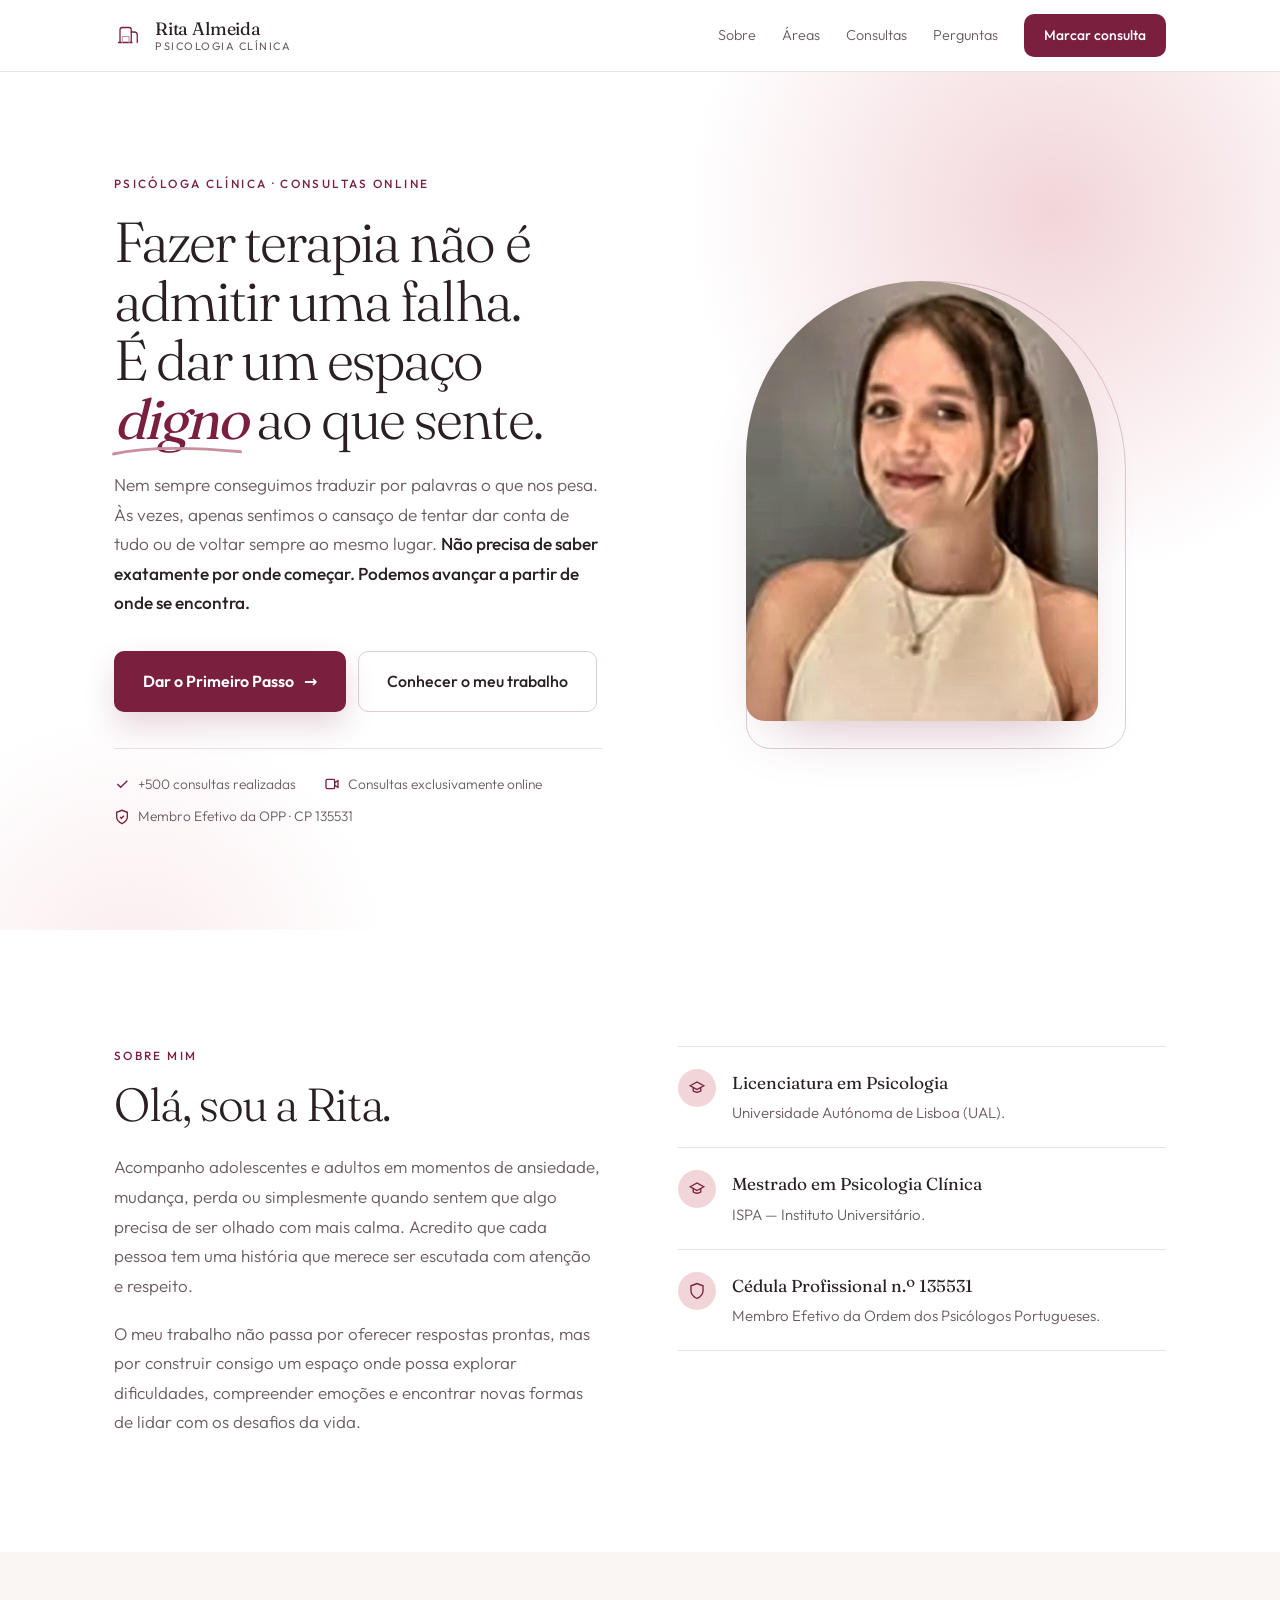
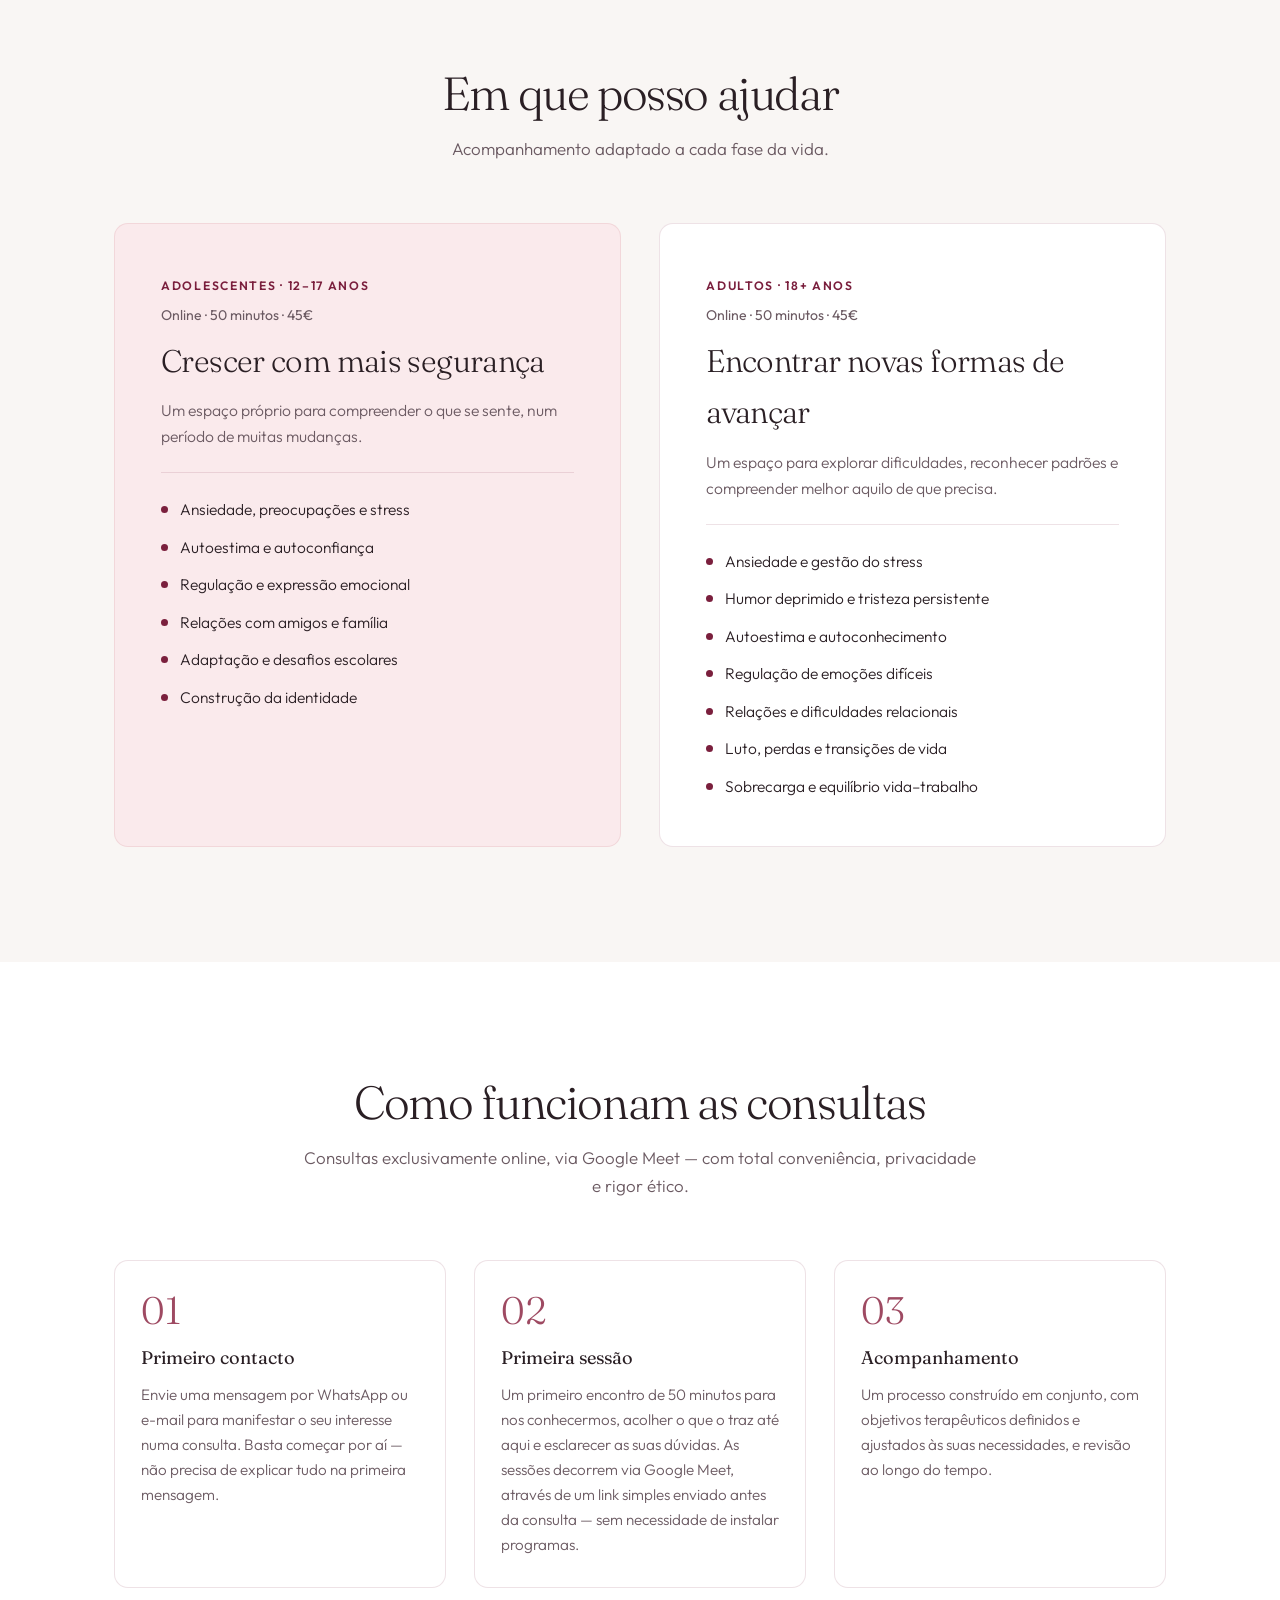
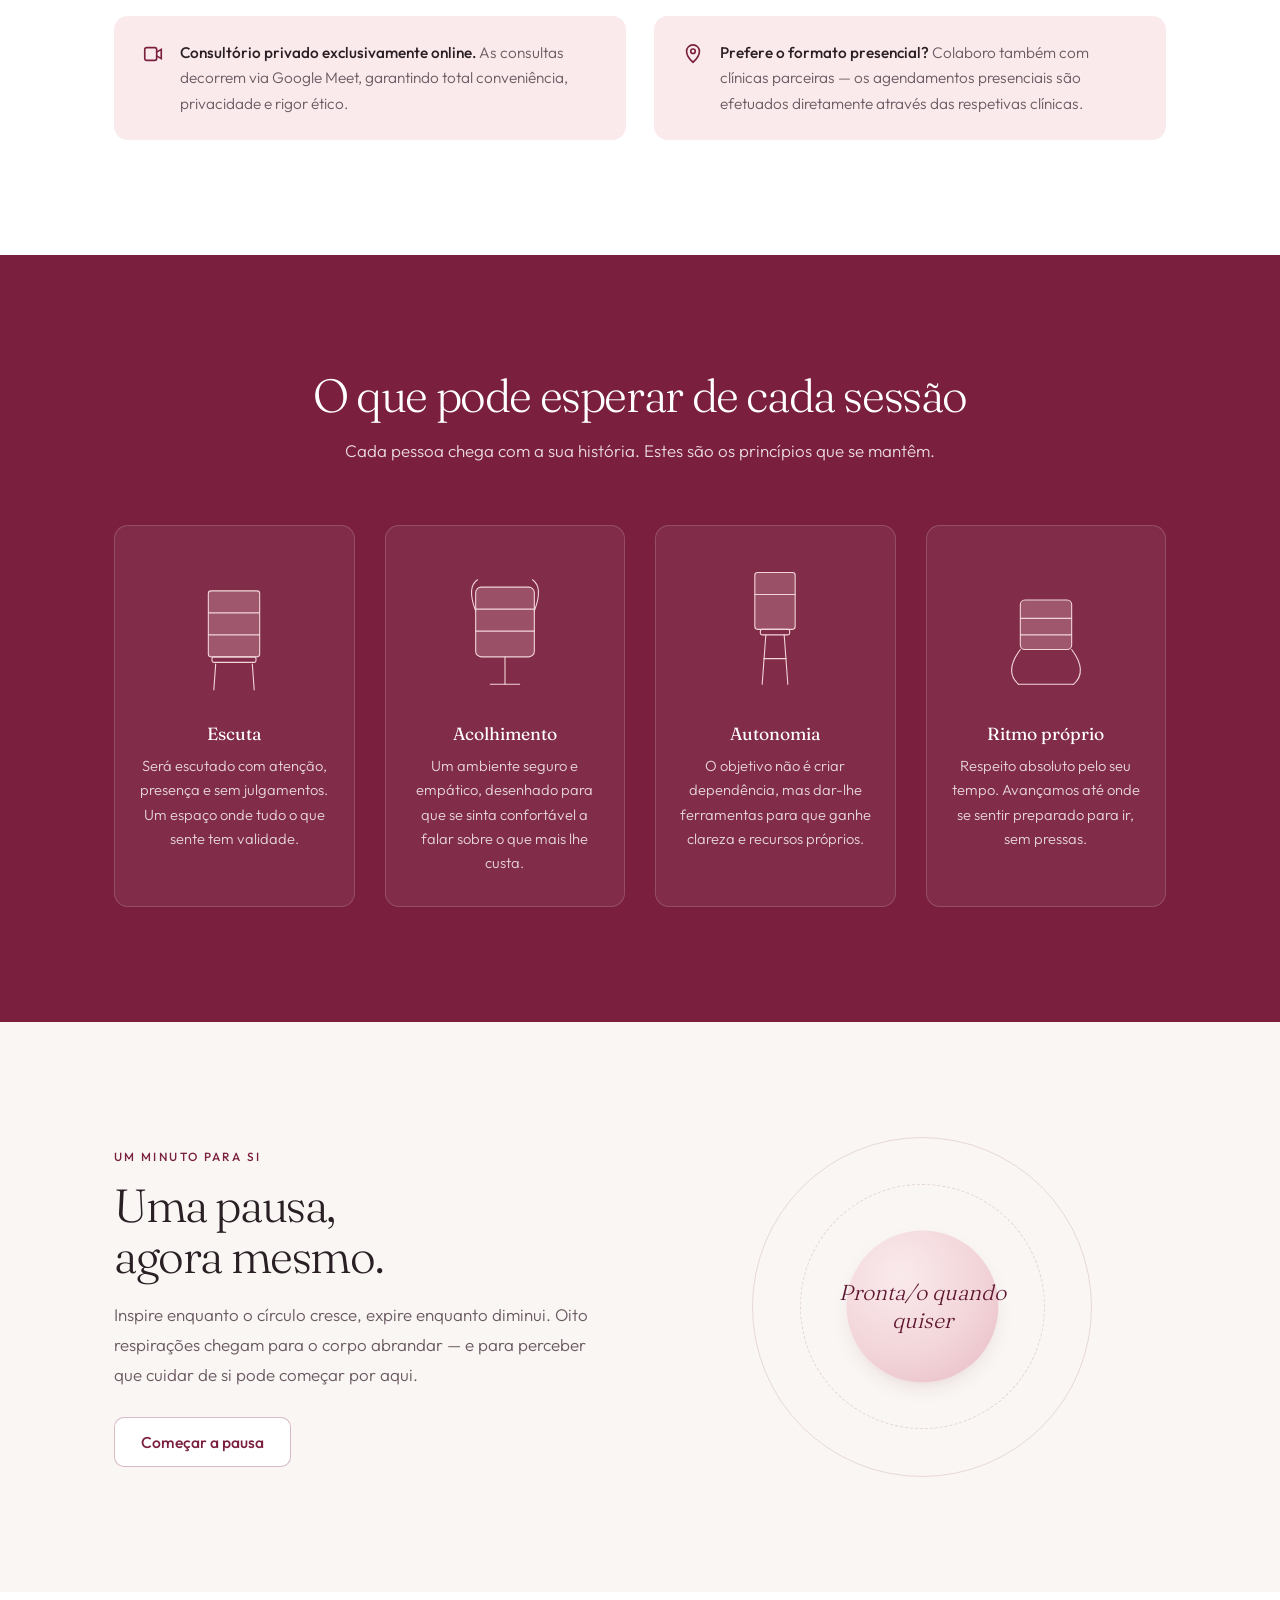
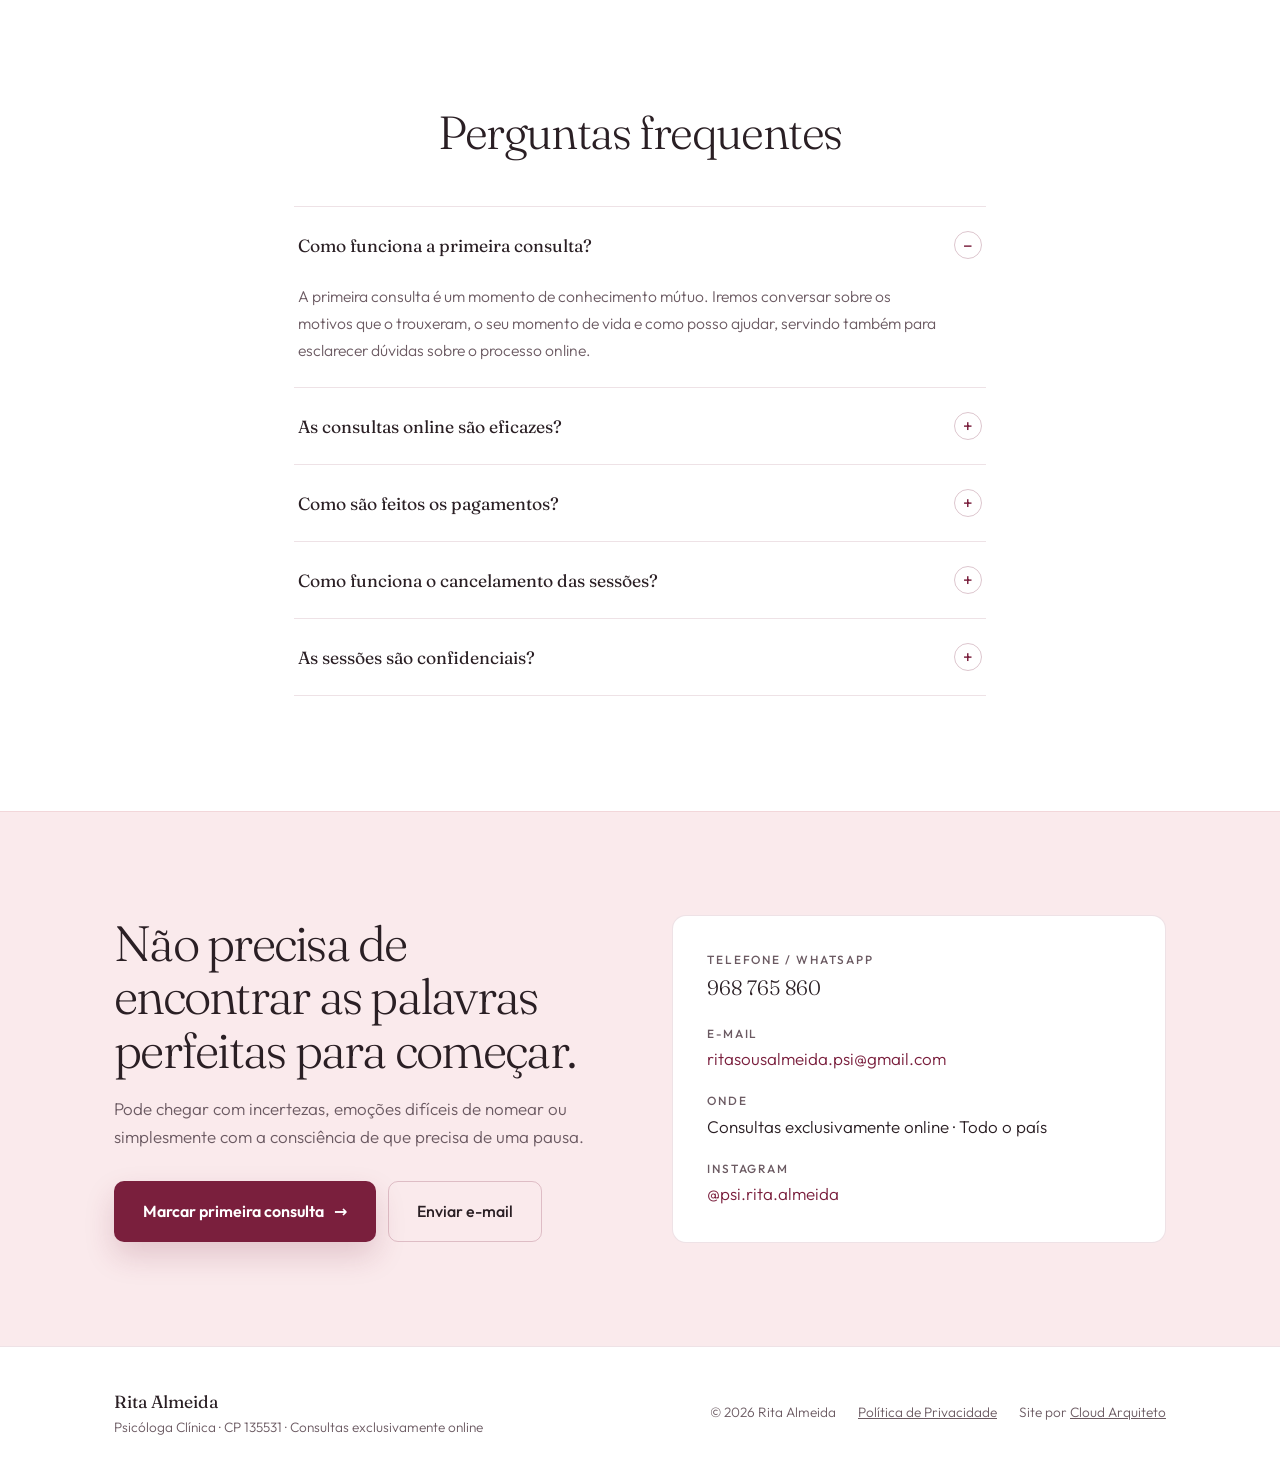
<file: index.html>
<!DOCTYPE html>
<html lang="pt-PT">
<head>
<meta charset="UTF-8">
<meta name="viewport" content="width=device-width, initial-scale=1">
<title>Rita Almeida — Psicóloga Clínica · Consultas Online · CP 135531</title>
<meta name="description" content="Rita Almeida, Psicóloga Clínica (CP 135531). Consultas online para adolescentes (12–17) e adultos. Ansiedade, regulação emocional, luto e relações.">
<link rel="canonical" href="https://psicologa-rita-almeida.pages.dev/">
<meta property="og:type" content="website">
<meta property="og:locale" content="pt_PT">
<meta property="og:site_name" content="Rita Almeida — Psicologia Clínica">
<meta property="og:title" content="Rita Almeida — Psicóloga Clínica · Consultas Online">
<meta property="og:description" content="Consultas online para adolescentes e adultos. Um espaço seguro e sem julgamentos.">
<meta property="og:url" content="https://psicologa-rita-almeida.pages.dev/">
<meta property="og:image" content="https://psicologa-rita-almeida.pages.dev/assets/og-image.jpg">
<meta property="og:image:width" content="1200">
<meta property="og:image:height" content="630">
<meta name="twitter:card" content="summary_large_image">
<meta name="theme-color" content="#7A1F3D">
<link rel="icon" type="image/svg+xml" href="assets/favicon.svg">
<link rel="apple-touch-icon" href="assets/icon-192.png">
<link rel="manifest" href="site.webmanifest">
<link rel="preload" as="image" href="assets/rita-perfil-600.webp" type="image/webp" fetchpriority="high">
<link rel="preload" as="font" type="font/woff2" href="assets/fonts/fraunces-latin.woff2" crossorigin>
<link rel="preload" as="font" type="font/woff2" href="assets/fonts/outfit-latin.woff2" crossorigin>
<link rel="stylesheet" href="assets/fonts/fonts.css">
<style>
:root{--cream:#FFFFFF;--cream-2:#F9F6F4;--rose:#F2D5D9;--rose-soft:#FAEAEC;--bx:#7A1F3D;--bx-deep:#5E1630;--ink:#2A1F24;--ink-soft:#6B5A62;--line:rgba(122,31,61,.13);--fd:'Fraunces',Georgia,serif;--fb:'Outfit',system-ui,sans-serif;--pad:clamp(20px,5vw,72px);--ease:cubic-bezier(.22,1,.36,1)}
*,*::before,*::after{box-sizing:border-box}
html{scroll-behavior:smooth;-webkit-text-size-adjust:100%}
body{margin:0;background:var(--cream);color:var(--ink);font-family:var(--fb);font-weight:300;font-size:17px;line-height:1.65;-webkit-font-smoothing:antialiased;overflow-x:hidden}
h1,h2,h3,p{margin:0}
ul,ol{margin:0;padding:0;list-style:none}
a{color:var(--bx);text-decoration:none}
a:hover{color:var(--bx-deep)}
img,svg{display:block;max-width:100%}
::selection{background:var(--bx);color:#fff}
:focus-visible{outline:2px solid var(--bx);outline-offset:3px;border-radius:3px}
section{scroll-margin-top:84px}
.wrap{max-width:1180px;margin:0 auto;padding-inline:var(--pad)}
.skip{position:absolute;left:-9999px}
.skip:focus{left:12px;top:12px;z-index:100;background:var(--bx);color:#fff;padding:12px 20px;border-radius:6px}
.serif{font-family:var(--fd)}
.eyebrow{display:block;font-size:.74rem;letter-spacing:.2em;text-transform:uppercase;color:var(--bx);font-weight:500;margin-bottom:14px}
.h2{font-family:var(--fd);font-weight:300;font-size:clamp(2rem,3.8vw,2.9rem);letter-spacing:-.03em;line-height:1.1;text-wrap:balance}
.lead{color:var(--ink-soft);font-size:1.06rem;text-wrap:pretty}
.sec{padding:clamp(72px,9vw,120px) 0}
.alt{background:var(--cream-2)}
.head{max-width:40em;margin:0 auto clamp(40px,5vw,60px);text-align:center}
.head .h2{margin-bottom:16px}
.grid{display:grid;gap:clamp(20px,3vw,40px)}
.btn{display:inline-flex;align-items:center;gap:10px;padding:16px 28px;border-radius:10px;font-weight:600;font-size:1rem;transition:.25s var(--ease);border:1px solid transparent;cursor:pointer;font-family:var(--fb)}
.btn-fill{background:var(--bx);color:#fff;box-shadow:0 14px 30px rgba(122,31,61,.18)}
.btn-fill:hover{background:var(--bx-deep);color:#fff;box-shadow:0 18px 38px rgba(122,31,61,.26)}
.btn-line{border-color:rgba(122,31,61,.22);color:var(--ink);font-weight:500}
.btn-line:hover{border-color:var(--bx);color:var(--bx)}
.btns{display:flex;flex-wrap:wrap;gap:12px}

/* nav */
.nav{position:sticky;top:0;z-index:60;background:rgba(255,255,255,.92);backdrop-filter:blur(14px);-webkit-backdrop-filter:blur(14px);border-bottom:1px solid var(--line)}
.nav-in{max-width:1180px;margin:0 auto;padding:14px var(--pad);display:flex;align-items:center;justify-content:space-between;gap:28px}
.brand{display:flex;align-items:center;gap:11px;color:var(--ink)}
.brand-t{display:grid;line-height:1.15}
.brand-t b{font-family:var(--fd);font-weight:400;font-size:1.12rem;letter-spacing:-.01em}
.brand-t span{font-size:.68rem;letter-spacing:.14em;text-transform:uppercase;color:var(--ink-soft);font-weight:400}
.links{display:flex;gap:26px;align-items:center;font-size:.9rem}
.links a{color:var(--ink-soft);padding:4px 0}
.links a:hover{color:var(--ink)}
.links .cta{background:var(--bx);color:#fff;padding:10px 20px;border-radius:10px;font-weight:500;font-size:.87rem}
.links .cta:hover{background:var(--bx-deep);color:#fff}
.burger{display:none;width:46px;height:46px;place-items:center;background:none;border:1px solid rgba(122,31,61,.2);border-radius:10px;cursor:pointer;color:var(--ink)}

/* hero */
.hero{position:relative;overflow:hidden;padding:clamp(48px,8vw,104px) 0}
.orb{position:absolute;border-radius:50%;pointer-events:none;z-index:0;will-change:transform}
.orb-a{top:-28%;right:-12%;width:60vw;max-width:760px;aspect-ratio:1;background:radial-gradient(circle,var(--rose) 0%,rgba(242,213,217,0) 68%);animation:orb 18s ease-in-out infinite}
.orb-b{bottom:-35%;left:-10%;width:42vw;max-width:520px;aspect-ratio:1;background:radial-gradient(circle,rgba(250,234,236,.9) 0%,rgba(250,234,236,0) 70%);animation:orb2 22s ease-in-out infinite}
@keyframes orb{0%,100%{transform:translate(0,0) scale(1)}50%{transform:translate(-50px,40px) scale(1.1)}}
@keyframes orb2{0%,100%{transform:translate(0,0) scale(1)}50%{transform:translate(40px,-30px) scale(1.06)}}
.hero-grid{position:relative;z-index:1;display:grid;grid-template-columns:repeat(auto-fit,minmax(min(100%,400px),1fr));gap:clamp(40px,6vw,84px);align-items:center}
.hero h1{font-family:var(--fd);font-weight:300;font-size:clamp(2.2rem,4.4vw,3.6rem);letter-spacing:-.035em;line-height:1.05;margin-bottom:22px;text-wrap:balance}
.hero h1 em{font-style:italic;color:var(--bx);font-weight:400;position:relative;white-space:nowrap}
.hero h1 em svg{position:absolute;left:-2%;bottom:-.1em;width:104%;height:.24em;overflow:visible}
.hero-lead{font-size:clamp(1.06rem,1.35vw,1.2rem);color:var(--ink-soft);max-width:34em;margin-bottom:34px;line-height:1.7;text-wrap:pretty}
.hero-lead b{color:var(--ink);font-weight:500}
.meta{display:flex;flex-wrap:wrap;gap:10px 28px;margin-top:36px;padding-top:24px;border-top:1px solid var(--line);font-size:.86rem;color:var(--ink-soft)}
.meta span{display:flex;align-items:center;gap:8px}
.photo{justify-self:center;width:100%;max-width:380px;position:relative;padding:14px}
.photo-line{position:absolute;inset:0;border-radius:200px 200px 26px 26px;border:1px solid rgba(122,31,61,.22);transform:translate(14px,14px)}
.photo figure{margin:0;position:relative;aspect-ratio:4/5;border-radius:190px 190px 20px 20px;overflow:hidden;background:var(--rose);box-shadow:0 30px 60px -30px rgba(122,31,61,.35)}
.photo img{width:100%;height:100%;object-fit:cover;object-position:50% 18%;transform:scale(1.12);transform-origin:50% 30%;filter:saturate(.9) contrast(1.04) brightness(1.03) sepia(.12)}
.photo figure::after{content:"";position:absolute;inset:0;background:linear-gradient(180deg,rgba(242,213,217,.38) 0%,rgba(242,213,217,0) 45%,rgba(122,31,61,.10) 100%);mix-blend-mode:multiply;pointer-events:none}

/* sobre */
.two{display:grid;grid-template-columns:repeat(auto-fit,minmax(min(100%,420px),1fr));gap:clamp(40px,6vw,80px);align-items:start}
.about p{color:var(--ink-soft);font-size:1.06rem;line-height:1.75;text-wrap:pretty}
.about p+p{margin-top:18px}
.about .h2{margin-bottom:22px}
.creds li{display:grid;grid-template-columns:auto 1fr;gap:16px;padding:22px 0;border-top:1px solid var(--line)}
.creds li:last-child{border-bottom:1px solid var(--line)}
.ic{width:38px;height:38px;border-radius:50%;background:var(--rose);display:grid;place-items:center}
.creds h3{font-family:var(--fd);font-weight:400;font-size:1.08rem;margin-bottom:4px}
.creds p{font-size:.94rem;color:var(--ink-soft);line-height:1.6}

/* áreas */
.areas{grid-template-columns:repeat(auto-fit,minmax(min(100%,380px),1fr))}
.area{border-radius:14px;padding:clamp(30px,4vw,46px);background:#fff;border:1px solid var(--line)}
.area.rose{background:var(--rose-soft);border-color:rgba(242,213,217,.9)}
.area .age{font-size:.76rem;letter-spacing:.14em;text-transform:uppercase;color:var(--bx);font-weight:600}
.area .price{display:block;font-size:.88rem;color:var(--ink-soft);margin-top:6px;font-weight:400}
.area h3{font-family:var(--fd);font-weight:300;font-size:clamp(1.5rem,2.6vw,1.95rem);letter-spacing:-.02em;margin:8px 0 12px}
.area-intro{color:var(--ink-soft);font-size:.98rem;margin-bottom:24px;padding-bottom:22px;border-bottom:1px solid var(--line)}
.area ul{display:grid;gap:12px;font-size:.97rem}
.area li{display:flex;gap:12px;align-items:baseline}
.area li::before{content:"";width:7px;height:7px;border-radius:50%;background:var(--bx);flex:none;transform:translateY(-2px)}

/* consultas */
.steps{display:grid;grid-template-columns:repeat(auto-fit,minmax(min(100%,260px),1fr));gap:clamp(16px,2.4vw,28px)}
.step{background:#fff;border:1px solid var(--line);border-radius:14px;padding:30px 26px}
.step-n{display:block;font-family:var(--fd);font-size:2.4rem;line-height:1;color:#9E4A62;margin-bottom:14px;font-weight:300}
.step h3{font-family:var(--fd);font-weight:400;font-size:1.14rem;margin-bottom:8px}
.step p{font-size:.95rem;color:var(--ink-soft)}
.notes{margin-top:28px;display:grid;grid-template-columns:repeat(auto-fit,minmax(min(100%,320px),1fr));gap:clamp(16px,2.4vw,28px)}
.note{background:var(--rose-soft);border-radius:14px;padding:24px 28px;display:flex;gap:16px;align-items:flex-start}
.note svg{flex:none;margin-top:3px}
.note p{font-size:.96rem;color:var(--ink-soft)}
.note b{color:var(--ink);font-weight:500}

/* princípios */
.dark{background:var(--bx);color:#fff}
.dark .h2{color:#fff}
.dark .lead{color:rgba(255,255,255,.82)}
.chairs{display:grid;grid-template-columns:repeat(auto-fit,minmax(min(100%,220px),1fr));gap:clamp(16px,2.6vw,30px)}
.chair{text-align:center;padding:30px 20px;border-radius:14px;background:rgba(255,255,255,.06);border:1px solid rgba(255,255,255,.16)}
.chair svg{width:70%;max-width:110px;margin:0 auto 16px;fill:none;stroke:#F2D5D9;stroke-width:1.2;stroke-linecap:round}
.chair h3{font-family:var(--fd);font-weight:400;font-size:1.1rem;margin-bottom:6px}
.chair p{font-size:.92rem;color:rgba(255,255,255,.8)}

/* pausa */
.breath-wrap{display:grid;place-items:center}
.breath{position:relative;width:min(340px,80vw);aspect-ratio:1;display:grid;place-items:center}
.ring{position:absolute;inset:0;border-radius:50%;border:1px solid rgba(122,31,61,.14)}
.ring.in{inset:14%;border-style:dashed;border-color:rgba(122,31,61,.16)}
.bubble{position:absolute;inset:14%;border-radius:50%;background:radial-gradient(circle at 35% 30%,#FAEAEC 0%,#F2D5D9 55%,#E7B9C3 100%);box-shadow:0 14px 40px -20px rgba(122,31,61,.25);transform:scale(.62);transition:transform 4s cubic-bezier(.45,0,.55,1),box-shadow 4s ease-in-out}
.bubble.big{transform:scale(1);box-shadow:0 30px 80px -20px rgba(122,31,61,.35)}
.bubble.small{transform:scale(.55)}
.breath-label{position:relative;font-family:var(--fd);font-style:italic;font-size:1.35rem;color:var(--bx-deep);text-align:center;max-width:9em;line-height:1.3}
.btn-soft{padding:14px 26px;border-color:rgba(122,31,61,.3);background:var(--cream);color:var(--bx);font-weight:500;font-size:.98rem}
.btn-soft:hover{border-color:var(--bx);background:#fff}

/* faq */
.faq{max-width:820px;margin:0 auto;padding-inline:var(--pad)}
.faq .h2{text-align:center;margin-bottom:clamp(32px,4vw,48px)}
.faq-list{border-top:1px solid var(--line)}
.faq-item{border-bottom:1px solid var(--line)}
.faq-item h3{margin:0}
.faq-q{width:100%;background:none;border:none;padding:24px 4px;display:flex;justify-content:space-between;align-items:center;gap:18px;text-align:left;cursor:pointer;font-family:var(--fd);font-size:1.1rem;font-weight:400;color:var(--ink)}
.faq-q:hover{color:var(--bx)}
.faq-q i{flex:none;width:28px;height:28px;border-radius:50%;border:1px solid rgba(122,31,61,.25);display:grid;place-items:center;color:var(--bx);font-style:normal;font-family:var(--fb);font-size:1.1rem;line-height:1}
.faq-q[aria-expanded="true"] i::before{content:"−"}
.faq-q[aria-expanded="false"] i::before{content:"+"}
.faq-a{padding:0 48px 24px 4px;font-size:.98rem;color:var(--ink-soft);line-height:1.7;text-wrap:pretty}

/* contacto */
.contact{background:var(--rose-soft);border-top:1px solid rgba(242,213,217,.9)}
.contact-in{padding-block:clamp(64px,8vw,108px);display:grid;grid-template-columns:repeat(auto-fit,minmax(min(100%,380px),1fr));gap:clamp(36px,5vw,72px);align-items:center}
.contact h2{font-family:var(--fd);font-weight:300;font-size:clamp(2rem,4vw,3.1rem);letter-spacing:-.035em;line-height:1.08;margin-bottom:18px;text-wrap:balance}
.contact .lead{max-width:30em;margin-bottom:30px}
.card{margin:0;background:#fff;border:1px solid var(--line);border-radius:14px;padding:clamp(24px,3vw,34px);display:grid;gap:18px}
.card dt{font-size:.74rem;letter-spacing:.16em;text-transform:uppercase;color:var(--ink-soft);font-weight:500;margin-bottom:2px}
.card dd{margin:0;overflow-wrap:anywhere;color:var(--ink)}
.card .tel{font-family:var(--fd);font-size:1.3rem;color:var(--ink)}
.card .tel:hover{color:var(--bx)}

/* footer */
footer{padding:40px 0 32px;border-top:1px solid var(--line)}
.foot{display:flex;justify-content:space-between;align-items:center;flex-wrap:wrap;gap:16px 32px;font-size:.85rem;color:var(--ink-soft)}
.foot b{display:block;font-family:var(--fd);font-weight:400;font-size:1.1rem;color:var(--ink)}
.foot-r{display:flex;flex-wrap:wrap;gap:8px 22px;align-items:center}
.foot a{color:var(--ink-soft);text-decoration:underline}
.foot a:hover{color:var(--bx)}

/* mobile nav */
@media (max-width:759px){
  .burger{display:grid}
  .links{display:none;position:absolute;top:100%;left:0;right:0;background:var(--cream);flex-direction:column;align-items:stretch;gap:0;padding:4px var(--pad) 20px;border-bottom:1px solid var(--line);font-size:1.05rem}
  .links.open{display:flex}
  .links a{color:var(--ink);padding:14px 0;border-bottom:1px solid rgba(122,31,61,.1)}
  .links .cta{margin-top:16px;padding:15px 20px;text-align:center;border:none;font-size:1rem}
}

/* motion */
.js .rv{opacity:0;transform:translateY(26px);transition:opacity 1s var(--ease),transform 1s var(--ease);transition-delay:var(--d,0ms)}
.js .rv.in{opacity:1;transform:none}
.draw{stroke-dasharray:1;stroke-dashoffset:0}
.js .draw{stroke-dashoffset:1;transition:stroke-dashoffset 1.3s var(--ease) .9s}
.js .draw.in{stroke-dashoffset:0}
@media (prefers-reduced-motion:reduce){
  html{scroll-behavior:auto}
  .orb{animation:none}
  .js .rv{opacity:1;transform:none;transition:none}
  .js .draw{stroke-dashoffset:0;transition:none}
  .bubble{transition:none}
}
</style>
<script>document.documentElement.classList.add('js')</script>
<script type="application/ld+json">
{"@context":"https://schema.org","@type":"MedicalBusiness","name":"Rita Almeida — Psicóloga Clínica","description":"Consultas de psicologia clínica exclusivamente online para adolescentes (12–17) e adultos.","url":"https://psicologa-rita-almeida.pages.dev/","image":"https://psicologa-rita-almeida.pages.dev/assets/og-image.jpg","telephone":"+351968765860","email":"ritasousalmeida.psi@gmail.com","areaServed":{"@type":"Country","name":"Portugal"},"founder":{"@type":"Person","name":"Rita Almeida","jobTitle":"Psicóloga Clínica","identifier":"CP 135531"},"sameAs":["https://www.instagram.com/psi.rita.almeida/"]}
</script>
<script type="application/ld+json">
{"@context":"https://schema.org","@type":"FAQPage","mainEntity":[
{"@type":"Question","name":"Como funciona a primeira consulta?","acceptedAnswer":{"@type":"Answer","text":"A primeira consulta é um momento de conhecimento mútuo. Iremos conversar sobre os motivos que o trouxeram, o seu momento de vida e como posso ajudar, servindo também para esclarecer dúvidas sobre o processo online."}},
{"@type":"Question","name":"As consultas online são eficazes?","acceptedAnswer":{"@type":"Answer","text":"Sim. A evidência científica demonstra que têm uma eficácia equivalente à presencial, permitindo-lhe fazer as sessões com total privacidade, conforto e rigor ético, sem custos extra ou tempos de deslocação."}},
{"@type":"Question","name":"Como são feitos os pagamentos?","acceptedAnswer":{"@type":"Answer","text":"O pagamento é efetuado por MB WAY ou transferência bancária, de acordo com as indicações enviadas no momento da marcação."}},
{"@type":"Question","name":"Como funciona o cancelamento das sessões?","acceptedAnswer":{"@type":"Answer","text":"Caso precise de remarcar ou cancelar, peço que o faça com pelo menos 24 horas de antecedência, de forma a permitir gerir a agenda e disponibilizar o horário a outra pessoa. As sessões desmarcadas com menos de 24 horas de antecedência ou a não comparência implicam a cobrança do valor da consulta."}},
{"@type":"Question","name":"As sessões são confidenciais?","acceptedAnswer":{"@type":"Answer","text":"Sim, absolutamente. Todas as sessões são estritamente confidenciais, em cumprimento do Código Deontológico da Ordem dos Psicólogos Portugueses. No acompanhamento de adolescentes, o espaço do jovem é estritamente confidencial; o sigilo apenas poderá ser quebrado em situações excecionais, onde a segurança e o bem-estar físico ou emocional do próprio ou de terceiros estejam em risco iminente, sendo o adolescente informado antes de qualquer comunicação à família."}}]}
</script>
</head>
<body>
<a href="#conteudo" class="skip">Saltar para o conteúdo</a>

<header class="nav">
  <div class="nav-in">
    <a href="#topo" class="brand">
      <svg width="30" height="30" viewBox="0 0 40 40" fill="none" aria-hidden="true"><path d="M8 30V13a3 3 0 0 1 3-3h9a3 3 0 0 1 3 3v17" stroke="#7A1F3D" stroke-width="1.7" stroke-linecap="round"/><path d="M23 16h4a4 4 0 0 1 4 4v10" stroke="#7A1F3D" stroke-width="1.7" stroke-linecap="round"/><path d="M6 30h18" stroke="#7A1F3D" stroke-width="1.7" stroke-linecap="round"/><path d="M11 30v-8h9v8" stroke="#C8909F" stroke-width="1.4" stroke-linecap="round"/></svg>
      <span class="brand-t"><b>Rita Almeida</b><span>Psicologia Clínica</span></span>
    </a>
    <button class="burger" id="burger" aria-label="Abrir menu" aria-expanded="false" aria-controls="links"><svg width="20" height="14" viewBox="0 0 20 14" aria-hidden="true"><path d="M0 1h20M0 7h20M0 13h20" stroke="currentColor" stroke-width="1.6" stroke-linecap="round"/></svg></button>
    <nav aria-label="Navegação principal" class="links" id="links">
      <a href="#sobre">Sobre</a>
      <a href="#areas">Áreas</a>
      <a href="#consultas">Consultas</a>
      <a href="#faq">Perguntas</a>
      <a href="#contacto" class="cta">Marcar consulta</a>
    </nav>
  </div>
</header>

<main id="conteudo">
<section class="hero" id="topo" aria-label="Apresentação">
  <div class="orb orb-a" aria-hidden="true"></div>
  <div class="orb orb-b" aria-hidden="true"></div>
  <div class="wrap hero-grid">
    <div>
      <span class="eyebrow rv" style="--d:150ms;margin-bottom:18px">Psicóloga Clínica · Consultas online</span>
      <h1 class="rv" style="--d:270ms">Fazer terapia não é admitir uma falha. É dar um espaço <em>digno<svg aria-hidden="true" viewBox="0 0 200 12" preserveAspectRatio="none"><path class="draw" d="M3 8 C 55 1, 125 2, 197 6" pathLength="1" fill="none" stroke="#C8909F" stroke-width="2.5" stroke-linecap="round"/></svg></em> ao que sente.</h1>
      <p class="hero-lead rv" style="--d:390ms">Nem sempre conseguimos traduzir por palavras o que nos pesa. Às vezes, apenas sentimos o cansaço de tentar dar conta de tudo ou de voltar sempre ao mesmo lugar. <b>Não precisa de saber exatamente por onde começar. Podemos avançar a partir de onde se encontra.</b></p>
      <div class="btns rv" style="--d:510ms">
        <a href="https://wa.me/351968765860?text=Ol%C3%A1%2C%20Dra.%20Rita.%20Gostaria%20de%20obter%20mais%20informa%C3%A7%C3%B5es%20sobre%20as%20suas%20consultas%2C%20por%20favor.%20Obrigada%20%3A%29" target="_blank" rel="noopener noreferrer" class="btn btn-fill">Dar o Primeiro Passo <span aria-hidden="true">→</span></a>
        <a href="#sobre" class="btn btn-line">Conhecer o meu trabalho</a>
      </div>
      <div class="meta rv" style="--d:630ms">
        <span><svg width="16" height="16" viewBox="0 0 24 24" fill="none" stroke="#7A1F3D" stroke-width="2" aria-hidden="true"><path d="M5 12l5 5L20 7"/></svg>+500 consultas realizadas</span>
        <span><svg width="16" height="16" viewBox="0 0 24 24" fill="none" stroke="#7A1F3D" stroke-width="2" aria-hidden="true"><rect x="3" y="5" width="13" height="14" rx="2"/><path d="M16 10l5-3v10l-5-3"/></svg>Consultas exclusivamente online</span>
        <span><svg width="16" height="16" viewBox="0 0 24 24" fill="none" stroke="#7A1F3D" stroke-width="2" aria-hidden="true"><path d="M12 22s8-4 8-10V5l-8-3-8 3v7c0 6 8 10 8 10z"/><path d="M9 12l2 2 4-4"/></svg>Membro Efetivo da OPP · CP 135531</span>
      </div>
    </div>
    <div class="photo rv" style="--d:390ms">
      <div class="photo-line" aria-hidden="true"></div>
      <figure>
        <picture>
          <source srcset="assets/rita-perfil-300.webp 300w, assets/rita-perfil-600.webp 600w" sizes="(max-width:760px) 90vw, 380px" type="image/webp">
          <img src="assets/rita-perfil-600.jpg" srcset="assets/rita-perfil-300.jpg 300w, assets/rita-perfil-600.jpg 600w" sizes="(max-width:760px) 90vw, 380px" alt="Rita Almeida, psicóloga clínica" width="380" height="475" fetchpriority="high" decoding="async">
        </picture>
      </figure>
    </div>
  </div>
</section>

<section class="sec" id="sobre" aria-labelledby="sobre-t">
  <div class="wrap two">
    <div class="about">
      <span class="eyebrow">Sobre mim</span>
      <h2 class="h2 rv" id="sobre-t">Olá, sou a Rita.</h2>
      <p class="rv">Acompanho adolescentes e adultos em momentos de ansiedade, mudança, perda ou simplesmente quando sentem que algo precisa de ser olhado com mais calma. Acredito que cada pessoa tem uma história que merece ser escutada com atenção e respeito.</p>
      <p class="rv" style="--d:90ms">O meu trabalho não passa por oferecer respostas prontas, mas por construir consigo um espaço onde possa explorar dificuldades, compreender emoções e encontrar novas formas de lidar com os desafios da vida.</p>
    </div>
    <ul class="creds" aria-label="Formação e experiência">
      <li class="rv"><span class="ic" aria-hidden="true"><svg width="18" height="18" viewBox="0 0 24 24" fill="none" stroke="#7A1F3D" stroke-width="1.8"><path d="M3 9l9-5 9 5-9 5-9-5z"/><path d="M7 11v5c3 2 7 2 10 0v-5"/></svg></span><div><h3>Licenciatura em Psicologia</h3><p>Universidade Autónoma de Lisboa (UAL).</p></div></li>
      <li class="rv" style="--d:90ms"><span class="ic" aria-hidden="true"><svg width="18" height="18" viewBox="0 0 24 24" fill="none" stroke="#7A1F3D" stroke-width="1.8"><path d="M3 9l9-5 9 5-9 5-9-5z"/><path d="M7 11v5c3 2 7 2 10 0v-5"/></svg></span><div><h3>Mestrado em Psicologia Clínica</h3><p>ISPA — Instituto Universitário.</p></div></li>
      <li class="rv" style="--d:180ms"><span class="ic" aria-hidden="true"><svg width="18" height="18" viewBox="0 0 24 24" fill="none" stroke="#7A1F3D" stroke-width="1.8"><path d="M12 22s8-4 8-10V5l-8-3-8 3v7c0 6 8 10 8 10z"/></svg></span><div><h3>Cédula Profissional n.º 135531</h3><p>Membro Efetivo da Ordem dos Psicólogos Portugueses.</p></div></li>
    </ul>
  </div>
</section>

<section class="sec alt" id="areas" aria-labelledby="areas-t">
  <div class="wrap">
    <div class="head"><h2 class="h2 rv" id="areas-t">Em que posso ajudar</h2><p class="lead">Acompanhamento adaptado a cada fase da vida.</p></div>
    <div class="grid areas">
      <article class="area rose rv">
        <span class="age">Adolescentes · 12–17 anos</span>
        <span class="price">Online · 50 minutos · 45€</span>
        <h3>Crescer com mais segurança</h3>
        <p class="area-intro">Um espaço próprio para compreender o que se sente, num período de muitas mudanças.</p>
        <ul><li>Ansiedade, preocupações e stress</li><li>Autoestima e autoconfiança</li><li>Regulação e expressão emocional</li><li>Relações com amigos e família</li><li>Adaptação e desafios escolares</li><li>Construção da identidade</li></ul>
      </article>
      <article class="area rv" style="--d:90ms">
        <span class="age">Adultos · 18+ anos</span>
        <span class="price">Online · 50 minutos · 45€</span>
        <h3>Encontrar novas formas de avançar</h3>
        <p class="area-intro">Um espaço para explorar dificuldades, reconhecer padrões e compreender melhor aquilo de que precisa.</p>
        <ul><li>Ansiedade e gestão do stress</li><li>Humor deprimido e tristeza persistente</li><li>Autoestima e autoconhecimento</li><li>Regulação de emoções difíceis</li><li>Relações e dificuldades relacionais</li><li>Luto, perdas e transições de vida</li><li>Sobrecarga e equilíbrio vida–trabalho</li></ul>
      </article>
    </div>
  </div>
</section>

<section class="sec" id="consultas" aria-labelledby="cons-t">
  <div class="wrap">
    <div class="head"><h2 class="h2 rv" id="cons-t">Como funcionam as consultas</h2><p class="lead">Consultas exclusivamente online, via Google Meet — com total conveniência, privacidade e rigor ético.</p></div>
    <ol class="steps">
      <li class="step rv"><span class="step-n">01</span><h3>Primeiro contacto</h3><p>Envie uma mensagem por WhatsApp ou e-mail para manifestar o seu interesse numa consulta. Basta começar por aí — não precisa de explicar tudo na primeira mensagem.</p></li>
      <li class="step rv" style="--d:90ms"><span class="step-n">02</span><h3>Primeira sessão</h3><p>Um primeiro encontro de 50 minutos para nos conhecermos, acolher o que o traz até aqui e esclarecer as suas dúvidas. As sessões decorrem via Google Meet, através de um link simples enviado antes da consulta — sem necessidade de instalar programas.</p></li>
      <li class="step rv" style="--d:180ms"><span class="step-n">03</span><h3>Acompanhamento</h3><p>Um processo construído em conjunto, com objetivos terapêuticos definidos e ajustados às suas necessidades, e revisão ao longo do tempo.</p></li>
    </ol>
    <div class="notes">
      <div class="note rv"><svg width="22" height="22" viewBox="0 0 24 24" fill="none" stroke="#7A1F3D" stroke-width="1.8" aria-hidden="true"><rect x="3" y="5" width="13" height="14" rx="2"/><path d="M16 10l5-3v10l-5-3"/></svg><p><b>Consultório privado exclusivamente online.</b> As consultas decorrem via Google Meet, garantindo total conveniência, privacidade e rigor ético.</p></div>
      <div class="note rv" style="--d:90ms"><svg width="22" height="22" viewBox="0 0 24 24" fill="none" stroke="#7A1F3D" stroke-width="1.8" aria-hidden="true"><path d="M12 21s7-6 7-12a7 7 0 0 0-14 0c0 6 7 12 7 12z"/><circle cx="12" cy="9" r="2.5"/></svg><p><b>Prefere o formato presencial?</b> Colaboro também com clínicas parceiras — os agendamentos presenciais são efetuados diretamente através das respetivas clínicas.</p></div>
    </div>
  </div>
</section>

<section class="sec dark" aria-labelledby="cad-t">
  <div class="wrap">
    <div class="head"><h2 class="h2 rv" id="cad-t">O que pode esperar de cada sessão</h2><p class="lead">Cada pessoa chega com a sua história. Estes são os princípios que se mantêm.</p></div>
    <ul class="chairs">
      <li class="chair rv"><svg viewBox="0 0 120 160" aria-hidden="true"><rect x="32" y="38" width="56" height="72" rx="3" fill="rgba(242,213,217,.25)"/><line x1="32" y1="62" x2="88" y2="62"/><line x1="32" y1="86" x2="88" y2="86"/><rect x="36" y="110" width="48" height="6" rx="2"/><line x1="40" y1="118" x2="38" y2="146"/><line x1="80" y1="118" x2="82" y2="146"/></svg><h3>Escuta</h3><p>Será escutado com atenção, presença e sem julgamentos. Um espaço onde tudo o que sente tem validade.</p></li>
      <li class="chair rv" style="--d:90ms"><svg viewBox="0 0 120 160" aria-hidden="true"><rect x="28" y="34" width="64" height="76" rx="6" fill="rgba(242,213,217,.22)"/><line x1="28" y1="58" x2="92" y2="58"/><line x1="28" y1="82" x2="92" y2="82"/><path d="M28 60 Q18 34 30 26"/><path d="M92 60 Q102 34 90 26"/><line x1="60" y1="110" x2="60" y2="140"/><line x1="44" y1="140" x2="76" y2="140"/></svg><h3>Acolhimento</h3><p>Um ambiente seguro e empático, desenhado para que se sinta confortável a falar sobre o que mais lhe custa.</p></li>
      <li class="chair rv" style="--d:180ms"><svg viewBox="0 0 120 160" aria-hidden="true"><rect x="38" y="18" width="44" height="62" rx="3" fill="rgba(242,213,217,.22)"/><line x1="38" y1="42" x2="82" y2="42"/><rect x="44" y="80" width="32" height="6" rx="2"/><line x1="50" y1="86" x2="46" y2="140"/><line x1="70" y1="86" x2="74" y2="140"/><line x1="48" y1="112" x2="72" y2="112"/></svg><h3>Autonomia</h3><p>O objetivo não é criar dependência, mas dar-lhe ferramentas para que ganhe clareza e recursos próprios.</p></li>
      <li class="chair rv" style="--d:270ms"><svg viewBox="0 0 120 160" aria-hidden="true"><rect x="32" y="48" width="56" height="54" rx="5" fill="rgba(242,213,217,.25)"/><line x1="32" y1="68" x2="88" y2="68"/><line x1="32" y1="86" x2="88" y2="86"/><path d="M32 102 Q14 126 30 140"/><path d="M88 102 Q106 126 90 140"/><line x1="30" y1="140" x2="90" y2="140"/></svg><h3>Ritmo próprio</h3><p>Respeito absoluto pelo seu tempo. Avançamos até onde se sentir preparado para ir, sem pressas.</p></li>
    </ul>
  </div>
</section>

<section class="sec alt" id="pausa" aria-labelledby="pausa-t" style="overflow:hidden">
  <div class="wrap two" style="align-items:center">
    <div>
      <span class="eyebrow">Um minuto para si</span>
      <h2 class="h2 rv" id="pausa-t" style="margin-bottom:18px">Uma pausa, agora mesmo.</h2>
      <p class="lead rv" style="line-height:1.75;max-width:30em;margin-bottom:28px">Inspire enquanto o círculo cresce, expire enquanto diminui. Oito respirações chegam para o corpo abrandar — e para perceber que cuidar de si pode começar por aqui.</p>
      <button type="button" class="btn btn-soft rv" id="breathBtn" aria-pressed="false">Começar a pausa</button>
    </div>
    <div class="breath-wrap">
      <div class="breath">
        <div class="ring" aria-hidden="true"></div>
        <div class="ring in" aria-hidden="true"></div>
        <div class="bubble" id="bubble" aria-hidden="true"></div>
        <p class="breath-label" id="breathLabel" aria-live="polite">Pronta/o quando quiser</p>
      </div>
    </div>
  </div>
</section>

<section class="sec" id="faq" aria-labelledby="faq-t">
  <div class="faq">
    <h2 class="h2 rv" id="faq-t">Perguntas frequentes</h2>
    <div class="faq-list">
      <div class="faq-item"><h3><button type="button" class="faq-q" aria-expanded="true" aria-controls="fa0"><span>Como funciona a primeira consulta?</span><i aria-hidden="true"></i></button></h3><p class="faq-a" id="fa0">A primeira consulta é um momento de conhecimento mútuo. Iremos conversar sobre os motivos que o trouxeram, o seu momento de vida e como posso ajudar, servindo também para esclarecer dúvidas sobre o processo online.</p></div>
      <div class="faq-item"><h3><button type="button" class="faq-q" aria-expanded="false" aria-controls="fa1"><span>As consultas online são eficazes?</span><i aria-hidden="true"></i></button></h3><p class="faq-a" id="fa1" hidden>Sim. A evidência científica demonstra que têm uma eficácia equivalente à presencial, permitindo-lhe fazer as sessões com total privacidade, conforto e rigor ético, sem custos extra ou tempos de deslocação.</p></div>
      <div class="faq-item"><h3><button type="button" class="faq-q" aria-expanded="false" aria-controls="fa2"><span>Como são feitos os pagamentos?</span><i aria-hidden="true"></i></button></h3><p class="faq-a" id="fa2" hidden>O pagamento é efetuado por MB WAY ou transferência bancária, de acordo com as indicações enviadas no momento da marcação.</p></div>
      <div class="faq-item"><h3><button type="button" class="faq-q" aria-expanded="false" aria-controls="fa3"><span>Como funciona o cancelamento das sessões?</span><i aria-hidden="true"></i></button></h3><p class="faq-a" id="fa3" hidden>Caso precise de remarcar ou cancelar, peço que o faça com pelo menos 24 horas de antecedência, de forma a permitir gerir a agenda e disponibilizar o horário a outra pessoa. As sessões desmarcadas com menos de 24 horas de antecedência ou a não comparência implicam a cobrança do valor da consulta.</p></div>
      <div class="faq-item"><h3><button type="button" class="faq-q" aria-expanded="false" aria-controls="fa4"><span>As sessões são confidenciais?</span><i aria-hidden="true"></i></button></h3><p class="faq-a" id="fa4" hidden>Sim, absolutamente. Todas as sessões são estritamente confidenciais, em cumprimento do Código Deontológico da Ordem dos Psicólogos Portugueses. No acompanhamento de adolescentes, o espaço do jovem é estritamente confidencial: o sigilo apenas poderá ser quebrado em situações excecionais, onde a segurança e o bem-estar físico ou emocional do próprio (ou de terceiros) estejam em risco iminente — sendo o adolescente informado antes de qualquer comunicação à família.</p></div>
    </div>
  </div>
</section>

<section class="contact" id="contacto" aria-labelledby="cont-t">
  <div class="wrap contact-in">
    <div>
      <h2 id="cont-t" class="rv">Não precisa de encontrar as palavras perfeitas para começar.</h2>
      <p class="lead rv">Pode chegar com incertezas, emoções difíceis de nomear ou simplesmente com a consciência de que precisa de uma pausa.</p>
      <div class="btns rv" style="--d:90ms">
        <a href="https://wa.me/351968765860?text=Ol%C3%A1%2C%20Dra.%20Rita.%20Gostaria%20de%20obter%20mais%20informa%C3%A7%C3%B5es%20sobre%20as%20suas%20consultas%2C%20por%20favor.%20Obrigada%20%3A%29" target="_blank" rel="noopener noreferrer" class="btn btn-fill">Marcar primeira consulta <span aria-hidden="true">→</span></a>
        <a href="mailto:ritasousalmeida.psi@gmail.com?subject=Marcar%20a%20primeira%20consulta" class="btn btn-line">Enviar e-mail</a>
      </div>
    </div>
    <dl class="card rv">
      <div><dt>Telefone / WhatsApp</dt><dd><a href="tel:+351968765860" class="tel">968 765 860</a></dd></div>
      <div><dt>E-mail</dt><dd><a href="mailto:ritasousalmeida.psi@gmail.com">ritasousalmeida.psi@gmail.com</a></dd></div>
      <div><dt>Onde</dt><dd>Consultas exclusivamente online · Todo o país</dd></div>
      <div><dt>Instagram</dt><dd><a href="https://www.instagram.com/psi.rita.almeida/" target="_blank" rel="noopener noreferrer">@psi.rita.almeida</a></dd></div>
    </dl>
  </div>
</section>
</main>

<footer>
  <div class="wrap foot">
    <div><b>Rita Almeida</b><span>Psicóloga Clínica · CP 135531 · Consultas exclusivamente online</span></div>
    <div class="foot-r">
      <span>© 2026 Rita Almeida</span>
      <a href="/privacidade">Política de Privacidade</a>
      <span>Site por <a href="https://cloudarquiteto.com" target="_blank" rel="noopener noreferrer">Cloud Arquiteto</a></span>
    </div>
  </div>
</footer>

<script>
(function(){
  var burger=document.getElementById('burger'),links=document.getElementById('links');
  burger.addEventListener('click',function(){var o=burger.getAttribute('aria-expanded')==='true';burger.setAttribute('aria-expanded',String(!o));burger.setAttribute('aria-label',o?'Abrir menu':'Fechar menu');links.classList.toggle('open',!o);});
  links.querySelectorAll('a').forEach(function(a){a.addEventListener('click',function(){links.classList.remove('open');burger.setAttribute('aria-expanded','false');burger.setAttribute('aria-label','Abrir menu');});});

  var qs=document.querySelectorAll('.faq-q');
  qs.forEach(function(b){b.addEventListener('click',function(){var open=b.getAttribute('aria-expanded')==='true';qs.forEach(function(o){o.setAttribute('aria-expanded','false');document.getElementById(o.getAttribute('aria-controls')).hidden=true;});if(!open){b.setAttribute('aria-expanded','true');document.getElementById(b.getAttribute('aria-controls')).hidden=false;}});});

  var rv=document.querySelectorAll('.rv, .draw');
  if('IntersectionObserver' in window){
    var io=new IntersectionObserver(function(es){es.forEach(function(e){if(e.isIntersecting){e.target.classList.add('in');io.unobserve(e.target);}});},{threshold:.12,rootMargin:'0px 0px -40px 0px'});
    rv.forEach(function(el){io.observe(el);});
  } else rv.forEach(function(el){el.classList.add('in');});

  var btn=document.getElementById('breathBtn'),bub=document.getElementById('bubble'),lab=document.getElementById('breathLabel'),t=null,phase='idle',count=0;
  function render(){bub.className='bubble'+(phase==='in'?' big':phase==='out'?' small':'');lab.textContent={idle:'Pronta/o quando quiser',in:'Inspire…',out:'Expire…',done:'Obrigada por esta pausa.'}[phase];btn.textContent=t?'Parar':(phase==='done'?'Repetir a pausa':'Começar a pausa');btn.setAttribute('aria-pressed',t?'true':'false');}
  function stop(p){clearInterval(t);t=null;phase=p;render();}
  btn.addEventListener('click',function(){
    if(t) return stop('idle');
    count=0;phase='in';t=setInterval(function(){if(phase==='out'){count++;if(count>=8)return stop('done');phase='in';}else phase='out';render();},4000);render();
  });
})();
</script>
</body>
</html>
</file>
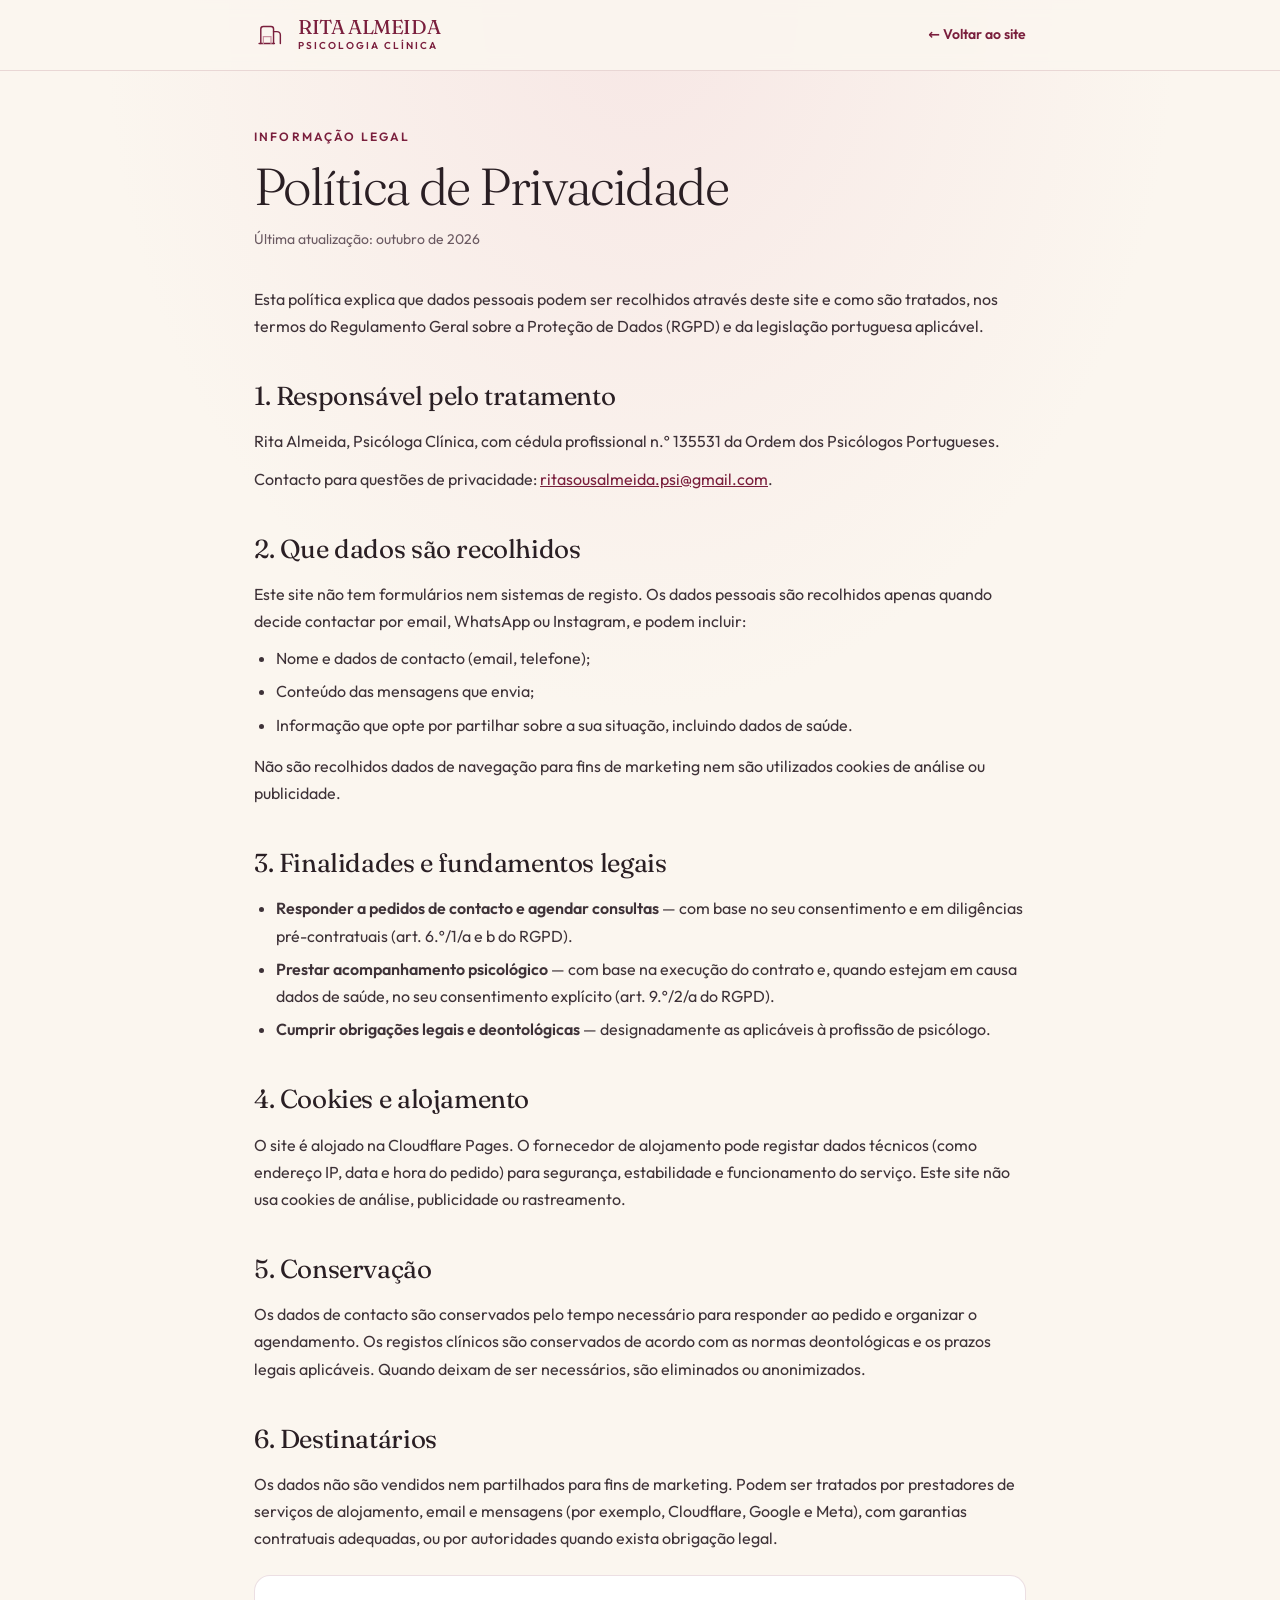
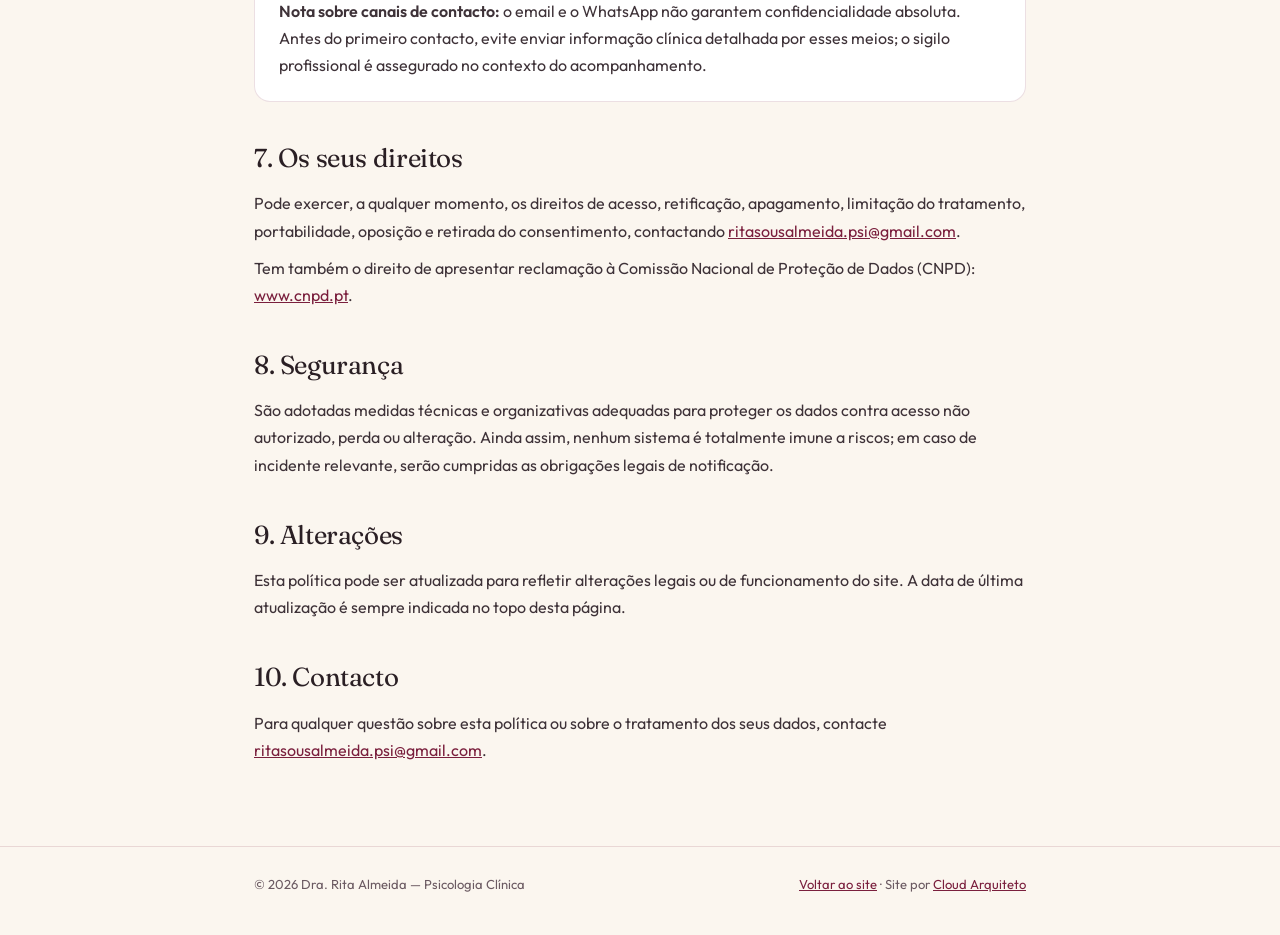
<file: privacidade.html>
<!DOCTYPE html>
<html lang="pt-PT">
<head>
<meta charset="UTF-8">
<meta name="viewport" content="width=device-width, initial-scale=1">
<title>Política de Privacidade · Dra. Rita Almeida</title>
<meta name="description" content="Política de Privacidade do site da Dra. Rita Almeida, Psicóloga Clínica. Informação sobre recolha, tratamento e direitos dos dados pessoais (RGPD).">
<link rel="canonical" href="https://psicologa-rita-almeida.pages.dev/privacidade">
<meta name="theme-color" content="#7A1F3D">
<link rel="icon" type="image/svg+xml" href="/assets/favicon.svg">
<link rel="stylesheet" href="/assets/fonts/fonts.css">
<style>
:root{--cream:#FBF6EF;--rose:#F2D5D9;--bordeaux:#7A1F3D;--ink:#2A1F24;--ink-soft:#6B5A62;--line:rgba(122,31,61,.14);--font-d:'Fraunces',Georgia,serif;--font-b:'Outfit',system-ui,sans-serif}
*{margin:0;padding:0;box-sizing:border-box}
html{scroll-behavior:smooth}
body{background:var(--cream);color:var(--ink);font-family:var(--font-b);line-height:1.7;font-size:16px;background-image:radial-gradient(60% 40% at 50% 0%,rgba(242,213,217,.45),transparent 70%)}
a{color:var(--bordeaux)}
.wrap{max-width:820px;margin:0 auto;padding:0 24px}
header{border-bottom:1px solid var(--line);background:rgba(251,246,239,.86);backdrop-filter:blur(10px);position:sticky;top:0;z-index:10}
.nav{max-width:820px;margin:0 auto;padding:16px 24px;display:flex;align-items:center;justify-content:space-between;gap:16px}
.brand{display:flex;align-items:center;gap:10px;text-decoration:none;color:var(--ink)}
.brand b{font-family:var(--font-d);font-weight:400;font-size:20px;letter-spacing:-.02em;display:block;line-height:1.05}
.brand span{font-size:10px;letter-spacing:.2em;text-transform:uppercase;color:var(--bordeaux);font-weight:600}
.back{font-size:14px;font-weight:600;text-decoration:none;color:var(--bordeaux);white-space:nowrap}
.back:hover{text-decoration:underline}
main{padding:56px 0 72px}
.eyebrow{font-size:12px;letter-spacing:.18em;text-transform:uppercase;color:var(--bordeaux);font-weight:600;margin-bottom:12px}
h1{font-family:var(--font-d);font-weight:300;font-size:clamp(34px,6vw,52px);line-height:1.05;letter-spacing:-.03em;margin-bottom:14px}
.updated{font-size:14px;color:var(--ink-soft);margin-bottom:34px}
h2{font-family:var(--font-d);font-weight:400;font-size:clamp(20px,3vw,26px);letter-spacing:-.015em;margin:34px 0 10px}
p,li{color:#3E3238;margin-bottom:10px}
ul{padding-left:22px;margin-bottom:14px}
li{margin-bottom:6px}
.box{background:#fff;border:1px solid var(--line);border-radius:16px;padding:22px 24px;margin:22px 0}
.box p:last-child{margin-bottom:0}
footer{border-top:1px solid var(--line);padding:26px 0 40px;font-size:13px;color:var(--ink-soft)}
footer .wrap{display:flex;justify-content:space-between;gap:12px;flex-wrap:wrap}
@media(max-width:600px){main{padding:36px 0 52px}.nav{padding:14px 20px}.brand span{display:none}}
</style>
</head>
<body>
<header>
  <div class="nav">
    <a href="/" class="brand">
      <svg width="34" height="34" viewBox="0 0 40 40" fill="none" aria-hidden="true">
        <path d="M8 30V13a3 3 0 0 1 3-3h9a3 3 0 0 1 3 3v17" stroke="#7A1F3D" stroke-width="1.7" stroke-linecap="round"/>
        <path d="M23 16h4a4 4 0 0 1 4 4v10" stroke="#7A1F3D" stroke-width="1.7" stroke-linecap="round"/>
        <path d="M6 30h18" stroke="#7A1F3D" stroke-width="1.7" stroke-linecap="round"/>
        <path d="M11 30v-8h9v8" stroke="#C8909F" stroke-width="1.4" stroke-linecap="round"/>
      </svg>
      <span style="display:flex;flex-direction:column"><b>Rita Almeida</b><span>Psicologia Clínica</span></span>
    </a>
    <a href="/" class="back">← Voltar ao site</a>
  </div>
</header>
<main>
  <div class="wrap">
    <p class="eyebrow">Informação legal</p>
    <h1>Política de Privacidade</h1>
    <p class="updated">Última atualização: outubro de 2026</p>

    <p>Esta política explica que dados pessoais podem ser recolhidos através deste site e como são tratados, nos termos do Regulamento Geral sobre a Proteção de Dados (RGPD) e da legislação portuguesa aplicável.</p>

    <h2>1. Responsável pelo tratamento</h2>
    <p>Rita Almeida, Psicóloga Clínica, com cédula profissional n.º 135531 da Ordem dos Psicólogos Portugueses.</p>
    <p>Contacto para questões de privacidade: <a href="mailto:ritasousalmeida.psi@gmail.com">ritasousalmeida.psi@gmail.com</a>.</p>

    <h2>2. Que dados são recolhidos</h2>
    <p>Este site não tem formulários nem sistemas de registo. Os dados pessoais são recolhidos apenas quando decide contactar por email, WhatsApp ou Instagram, e podem incluir:</p>
    <ul>
      <li>Nome e dados de contacto (email, telefone);</li>
      <li>Conteúdo das mensagens que envia;</li>
      <li>Informação que opte por partilhar sobre a sua situação, incluindo dados de saúde.</li>
    </ul>
    <p>Não são recolhidos dados de navegação para fins de marketing nem são utilizados cookies de análise ou publicidade.</p>

    <h2>3. Finalidades e fundamentos legais</h2>
    <ul>
      <li><strong>Responder a pedidos de contacto e agendar consultas</strong> — com base no seu consentimento e em diligências pré-contratuais (art. 6.º/1/a e b do RGPD).</li>
      <li><strong>Prestar acompanhamento psicológico</strong> — com base na execução do contrato e, quando estejam em causa dados de saúde, no seu consentimento explícito (art. 9.º/2/a do RGPD).</li>
      <li><strong>Cumprir obrigações legais e deontológicas</strong> — designadamente as aplicáveis à profissão de psicólogo.</li>
    </ul>

    <h2>4. Cookies e alojamento</h2>
    <p>O site é alojado na Cloudflare Pages. O fornecedor de alojamento pode registar dados técnicos (como endereço IP, data e hora do pedido) para segurança, estabilidade e funcionamento do serviço. Este site não usa cookies de análise, publicidade ou rastreamento.</p>

    <h2>5. Conservação</h2>
    <p>Os dados de contacto são conservados pelo tempo necessário para responder ao pedido e organizar o agendamento. Os registos clínicos são conservados de acordo com as normas deontológicas e os prazos legais aplicáveis. Quando deixam de ser necessários, são eliminados ou anonimizados.</p>

    <h2>6. Destinatários</h2>
    <p>Os dados não são vendidos nem partilhados para fins de marketing. Podem ser tratados por prestadores de serviços de alojamento, email e mensagens (por exemplo, Cloudflare, Google e Meta), com garantias contratuais adequadas, ou por autoridades quando exista obrigação legal.</p>

    <div class="box">
      <p><strong>Nota sobre canais de contacto:</strong> o email e o WhatsApp não garantem confidencialidade absoluta. Antes do primeiro contacto, evite enviar informação clínica detalhada por esses meios; o sigilo profissional é assegurado no contexto do acompanhamento.</p>
    </div>

    <h2>7. Os seus direitos</h2>
    <p>Pode exercer, a qualquer momento, os direitos de acesso, retificação, apagamento, limitação do tratamento, portabilidade, oposição e retirada do consentimento, contactando <a href="mailto:ritasousalmeida.psi@gmail.com">ritasousalmeida.psi@gmail.com</a>.</p>
    <p>Tem também o direito de apresentar reclamação à Comissão Nacional de Proteção de Dados (CNPD): <a href="https://www.cnpd.pt" target="_blank" rel="noopener noreferrer">www.cnpd.pt</a>.</p>

    <h2>8. Segurança</h2>
    <p>São adotadas medidas técnicas e organizativas adequadas para proteger os dados contra acesso não autorizado, perda ou alteração. Ainda assim, nenhum sistema é totalmente imune a riscos; em caso de incidente relevante, serão cumpridas as obrigações legais de notificação.</p>

    <h2>9. Alterações</h2>
    <p>Esta política pode ser atualizada para refletir alterações legais ou de funcionamento do site. A data de última atualização é sempre indicada no topo desta página.</p>

    <h2>10. Contacto</h2>
    <p>Para qualquer questão sobre esta política ou sobre o tratamento dos seus dados, contacte <a href="mailto:ritasousalmeida.psi@gmail.com">ritasousalmeida.psi@gmail.com</a>.</p>
  </div>
</main>
<footer>
  <div class="wrap">
    <span>© 2026 Dra. Rita Almeida — Psicologia Clínica</span>
    <span><a href="/">Voltar ao site</a> · Site por <a href="https://cloudarquiteto.com" target="_blank" rel="noopener noreferrer">Cloud Arquiteto</a></span>
  </div>
</footer>
</body>
</html>
</file>
<file: assets/fonts/fonts.css>
/* Fontes self-hosted — Fraunces (display) + Outfit (texto)
   Evita pedidos a terceiros (privacidade/GDPR) e melhora o carregamento. */
@font-face{
  font-family:'Fraunces';
  font-style:normal;
  font-weight:300 500;
  font-display:swap;
  src:url('fraunces-latin.woff2') format('woff2');
  unicode-range:U+0000-00FF,U+0131,U+0152-0153,U+02BB-02BC,U+02C6,U+02DA,U+02DC,U+0304,U+0308,U+0329,U+2000-206F,U+20AC,U+2122,U+2191,U+2193,U+2212,U+2215,U+FEFF,U+FFFD;
}
@font-face{
  font-family:'Fraunces';
  font-style:normal;
  font-weight:300 500;
  font-display:swap;
  src:url('fraunces-latin-ext.woff2') format('woff2');
  unicode-range:U+0100-02BA,U+02BD-02C5,U+02C7-02CC,U+02CE-02D7,U+02DD-02FF,U+0304,U+0308,U+0329,U+1D00-1DBF,U+1E00-1E9F,U+1EF2-1EFF,U+2020,U+20A0-20AB,U+20AD-20C4,U+2113,U+2C60-2C7F,U+A720-A7FF;
}
@font-face{
  font-family:'Outfit';
  font-style:normal;
  font-weight:300 600;
  font-display:swap;
  src:url('outfit-latin.woff2') format('woff2');
  unicode-range:U+0000-00FF,U+0131,U+0152-0153,U+02BB-02BC,U+02C6,U+02DA,U+02DC,U+0304,U+0308,U+0329,U+2000-206F,U+20AC,U+2122,U+2191,U+2193,U+2212,U+2215,U+FEFF,U+FFFD;
}
@font-face{
  font-family:'Outfit';
  font-style:normal;
  font-weight:300 600;
  font-display:swap;
  src:url('outfit-latin-ext.woff2') format('woff2');
  unicode-range:U+0100-02BA,U+02BD-02C5,U+02C7-02CC,U+02CE-02D7,U+02DD-02FF,U+0304,U+0308,U+0329,U+1D00-1DBF,U+1E00-1E9F,U+1EF2-1EFF,U+2020,U+20A0-20AB,U+20AD-20C4,U+2113,U+2C60-2C7F,U+A720-A7FF;
}
</file>
